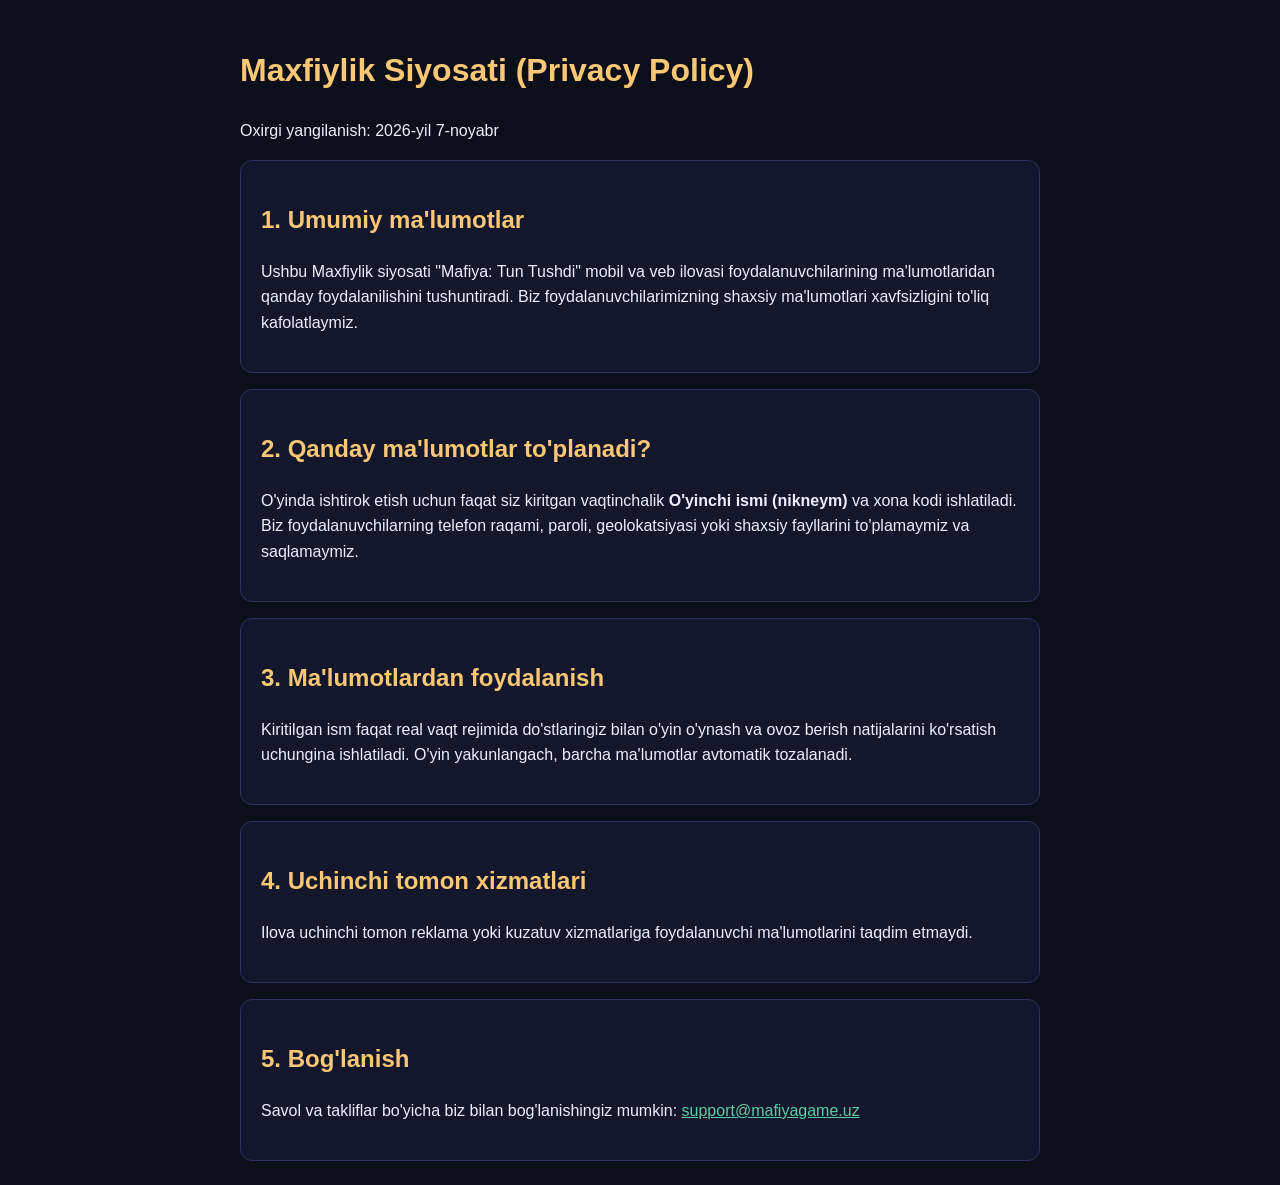
<file: static/privacy.html>
<!DOCTYPE html>
<html lang="uz">
<head>
  <meta charset="UTF-8">
  <meta name="viewport" content="width=device-width, initial-scale=1.0">
  <title>Maxfiylik Siyosati - Mafiya O'yini</title>
  <style>
    body { font-family: -apple-system, BlinkMacSystemFont, "Segoe UI", Roboto, sans-serif; background: #0c0e1a; color: #eceefc; padding: 24px; line-height: 1.6; max-width: 800px; margin: auto; }
    h1, h2 { color: #FAC775; }
    a { color: #5DCAA5; }
    .card { background: #14172b; padding: 20px; border-radius: 12px; border: 1px solid #2d3260; margin-top: 16px; }
  </style>
</head>
<body>
  <h1>Maxfiylik Siyosati (Privacy Policy)</h1>
  <p>Oxirgi yangilanish: 2026-yil 7-noyabr</p>

  <div class="card">
    <h2>1. Umumiy ma'lumotlar</h2>
    <p>Ushbu Maxfiylik siyosati "Mafiya: Tun Tushdi" mobil va veb ilovasi foydalanuvchilarining ma'lumotlaridan qanday foydalanilishini tushuntiradi. Biz foydalanuvchilarimizning shaxsiy ma'lumotlari xavfsizligini to'liq kafolatlaymiz.</p>
  </div>

  <div class="card">
    <h2>2. Qanday ma'lumotlar to'planadi?</h2>
    <p>O'yinda ishtirok etish uchun faqat siz kiritgan vaqtinchalik <b>O'yinchi ismi (nikneym)</b> va xona kodi ishlatiladi. Biz foydalanuvchilarning telefon raqami, paroli, geolokatsiyasi yoki shaxsiy fayllarini to'plamaymiz va saqlamaymiz.</p>
  </div>

  <div class="card">
    <h2>3. Ma'lumotlardan foydalanish</h2>
    <p>Kiritilgan ism faqat real vaqt rejimida do'stlaringiz bilan o'yin o'ynash va ovoz berish natijalarini ko'rsatish uchungina ishlatiladi. O'yin yakunlangach, barcha ma'lumotlar avtomatik tozalanadi.</p>
  </div>

  <div class="card">
    <h2>4. Uchinchi tomon xizmatlari</h2>
    <p>Ilova uchinchi tomon reklama yoki kuzatuv xizmatlariga foydalanuvchi ma'lumotlarini taqdim etmaydi.</p>
  </div>

  <div class="card">
    <h2>5. Bog'lanish</h2>
    <p>Savol va takliflar bo'yicha biz bilan bog'lanishingiz mumkin: <a href="mailto:support@mafiyagame.uz">support@mafiyagame.uz</a></p>
  </div>
</body>
</html>
</file>
